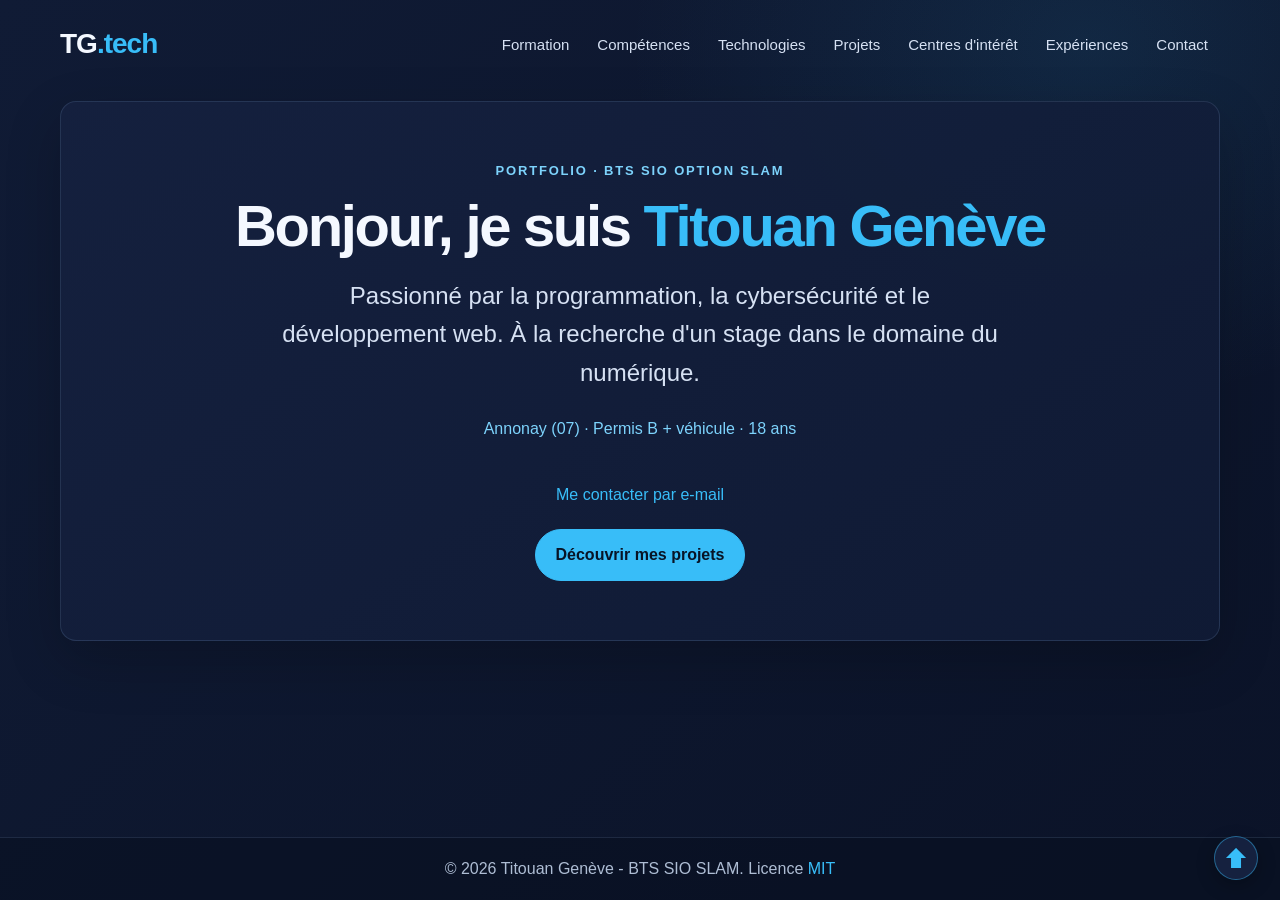
<file: index.html>
<!doctype html>
<html lang="fr">
  <head>
    <meta charset="UTF-8" />
    <meta name="viewport" content="width=device-width, initial-scale=1.0" />
    <meta
      name="description"
      content="Portfolio de Titouan Genève, étudiant en BTS SIO SLAM passionné par le développement web, la programmation et la cybersécurité."
    />
    <link rel="icon" type="image/x-icon" href="assets/favicon.ico" />
    <title>Titouan Genève | Portfolio BTS SIO SLAM</title>
    <link rel="stylesheet" href="css/style.css" />
  </head>
  <body>
    <header class="site-header" id="navbar">
      <a class="logo" href="index.html" aria-label="Accueil, Titouan Genève">
        TG<span>.tech</span>
      </a>
      <nav class="navbar" aria-label="Navigation principale">
        <ul>
          <li><a href="html/formation.html" class="navbutton">Formation</a></li>
          <li><a href="html/competences.html" class="navbutton">Compétences</a></li>
          <li><a href="html/technologies.html" class="navbutton">Technologies</a></li>
          <li><a href="html/projets.html" class="navbutton">Projets</a></li>
          <li><a href="html/centres_interet.html" class="navbutton">Centres d'intérêt</a></li>
          <li><a href="html/experiences.html" class="navbutton">Expériences</a></li>
          <li><a href="html/contact.html" class="navbutton">Contact</a></li>
        </ul>
      </nav>
    </header>
    <main>
      <section class="paragraphe home-intro">
        <p class="eyebrow">Portfolio · BTS SIO option SLAM</p>
        <h1 class="name">Bonjour, je suis <span>Titouan Genève</span></h1>
        <p class="présentation">
          Passionné par la programmation, la cybersécurité et le développement
          web. À la recherche d'un stage dans le domaine du numérique.
        </p>
        <p class="infos">Annonay (07) · Permis B + véhicule · 18 ans</p>
        <p><a href="mailto:titouan.geneve.dev@gmail.com">Me contacter par e-mail</a></p>
        <a class="button-link" href="html/projets.html">Découvrir mes projets</a>
      </section>
    </main>
    <footer>
      <a href="#navbar" class="go-up">
        <img
          src="assets/img/arrow-up.webp"
          alt="Retour en haut de page"
          class="arrow-up"
        />
      </a>
      <p>
        &copy; 2026 Titouan Genève - BTS SIO SLAM. Licence
        <a href="LICENSE.txt">MIT</a>
      </p>
    </footer>
  </body>
</html>
</file>
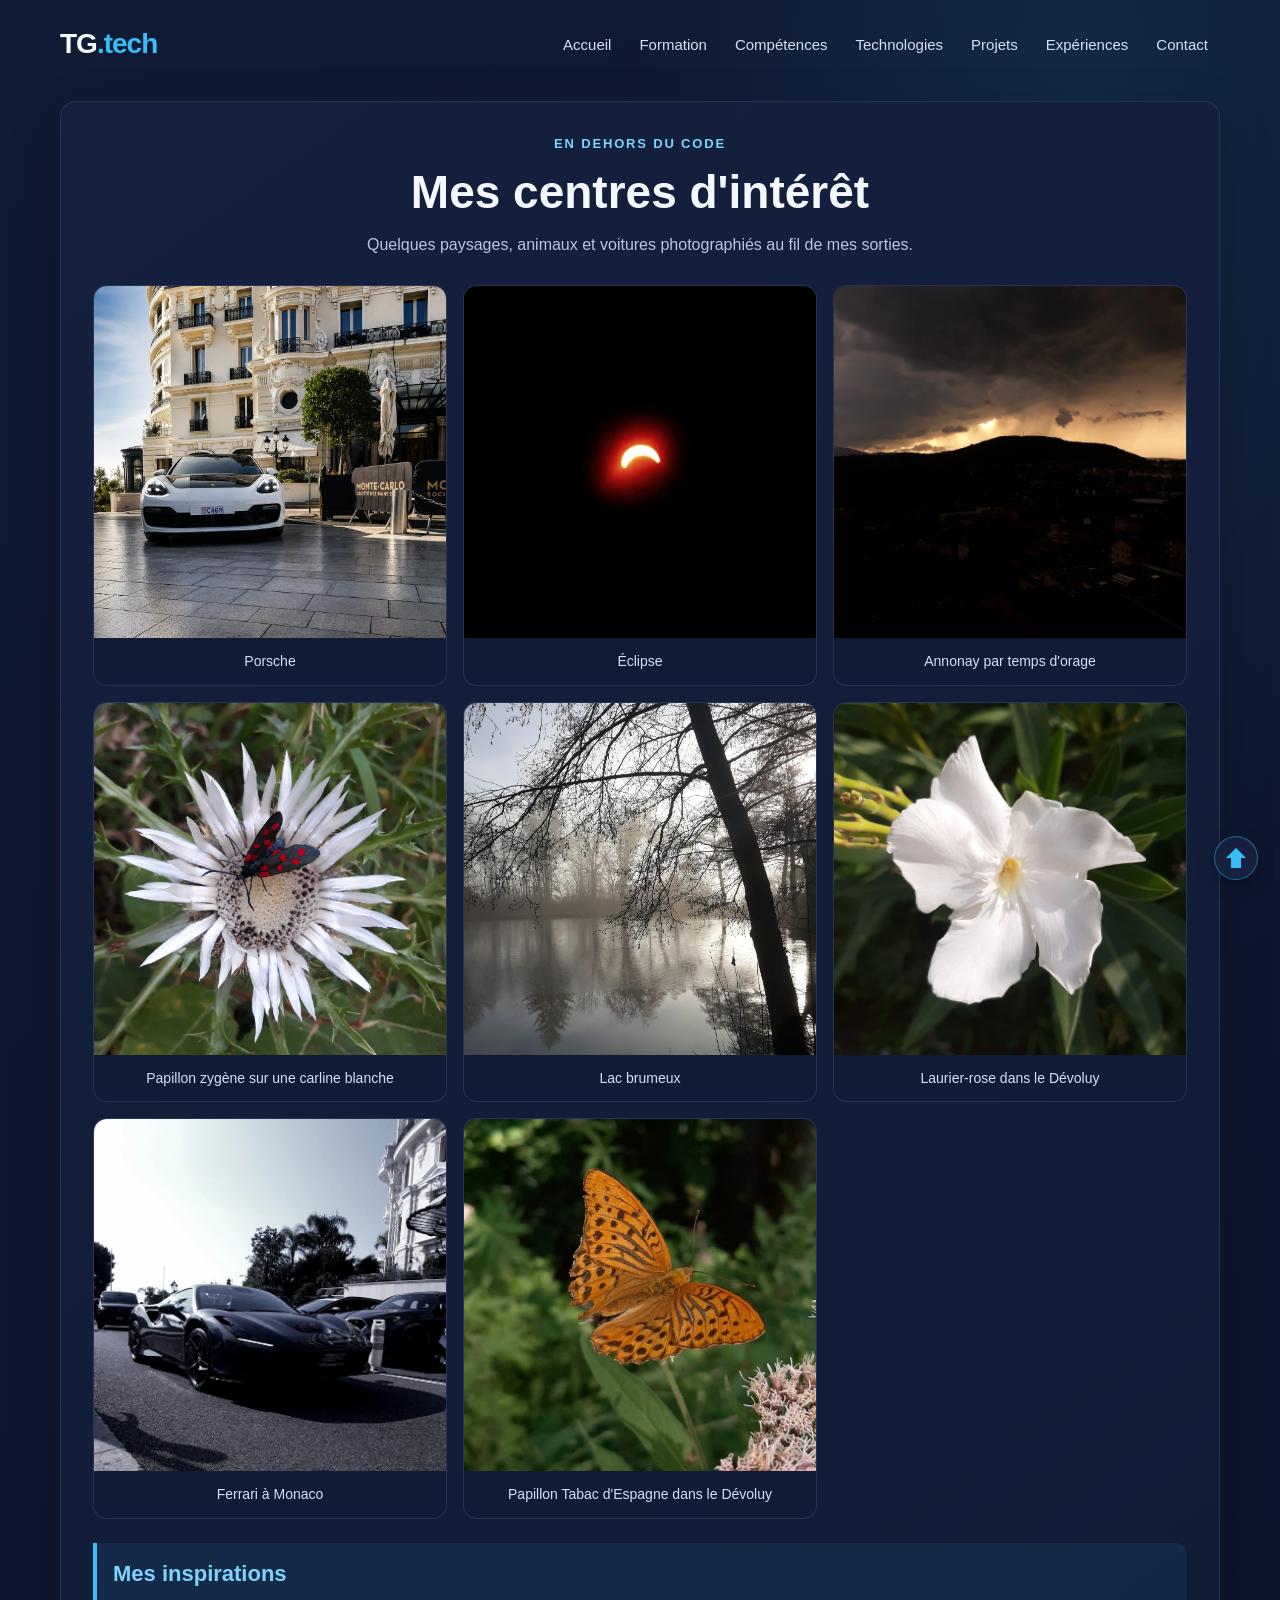
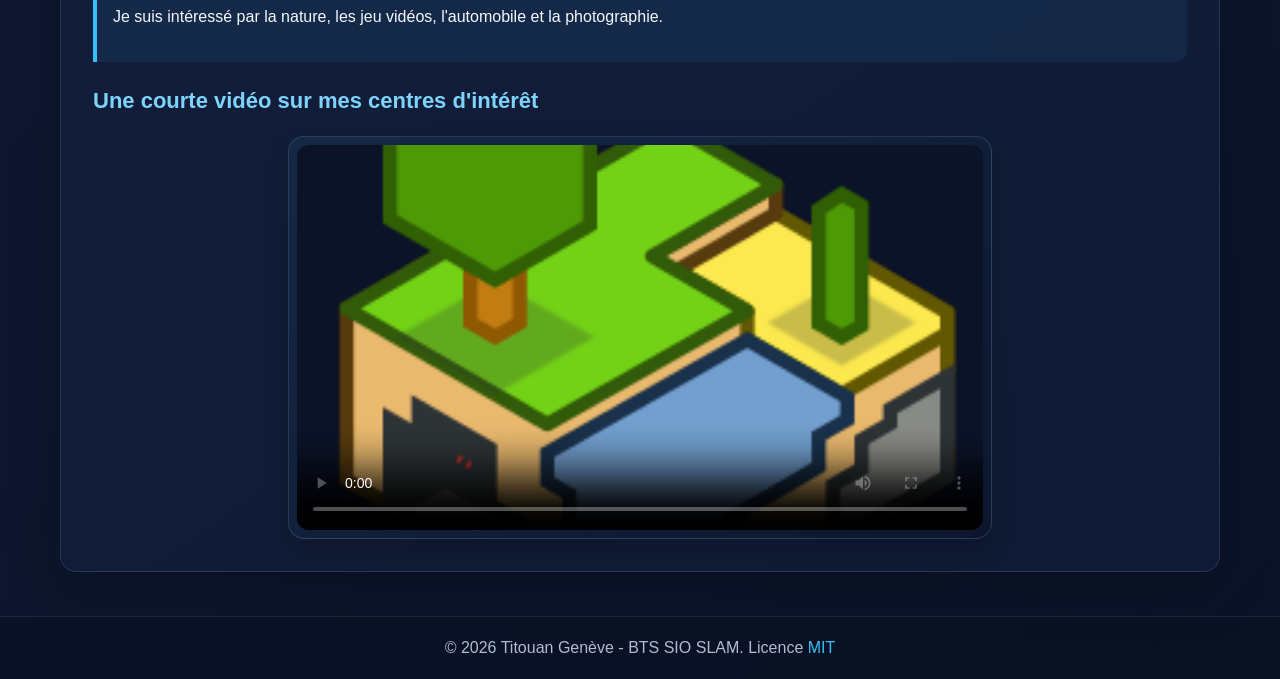
<file: html/centres_interet.html>
<!doctype html>
<html lang="fr">
  <head>
    <meta charset="UTF-8" />
    <meta name="viewport" content="width=device-width, initial-scale=1.0" />
    <meta
      name="description"
      content="Portfolio de Titouan Genève, étudiant en BTS SIO SLAM passionné par le développement web, la programmation et la cybersécurité."
    />
    <link rel="icon" type="image/x-icon" href="../assets/favicon.ico" />
    <title>Centres d'intérêt | Titouan Genève</title>
    <link rel="stylesheet" href="../css/style.css" />
  </head>
  <body>
    <header class="site-header" id="navbar">
      <a class="logo" href="../index.html" aria-label="Accueil, Titouan Genève">
        TG<span>.tech</span>
      </a>
      <nav class="navbar" aria-label="Navigation principale">
        <ul>
          <li><a href="../index.html" class="navbutton">Accueil</a></li>
          <li><a href="formation.html" class="navbutton">Formation</a></li>
          <li><a href="competences.html" class="navbutton">Compétences</a></li>
          <li><a href="technologies.html" class="navbutton">Technologies</a></li>
          <li><a href="projets.html" class="navbutton">Projets</a></li>
          <li><a href="experiences.html" class="navbutton">Expériences</a></li>
          <li><a href="contact.html" class="navbutton">Contact</a></li>
        </ul>
      </nav>
    </header>
    <main>
      <section class="paragraphe" id="photographie">
        <p class="eyebrow">En dehors du code</p>
        <h1>Mes centres d'intérêt</h1>
        <p class="section-intro">
          Quelques paysages, animaux et voitures photographiés au fil de mes
          sorties.
        </p>
        <div class="photos-grid">
          <figure class="photo">
            <img
              class="image-photo"
              src="../assets/img/1.webp"
              alt="Porsche photographiée"
              width="800"
              height="600"
              loading="lazy"
            />
            <figcaption class="description-photo">Porsche</figcaption>
          </figure>
          <figure class="photo">
            <img
              class="image-photo"
              src="../assets/img/2.webp"
              alt="Éclipse photographiée"
              width="800"
              height="600"
              loading="lazy"
            />
            <figcaption class="description-photo">Éclipse</figcaption>
          </figure>
          <figure class="photo">
            <img
              class="image-photo"
              src="../assets/img/3.webp"
              alt="Annonay pendant un orage"
              width="800"
              height="600"
              loading="lazy"
            />
            <figcaption class="description-photo">Annonay par temps d'orage</figcaption>
          </figure>
          <figure class="photo">
            <img
              class="image-photo"
              src="../assets/img/4.webp"
              alt="Papillon zygène posé sur une fleur de carline blanche"
              width="800"
              height="600"
              loading="lazy"
            />
            <figcaption class="description-photo">
              Papillon zygène sur une carline blanche
            </figcaption>
          </figure>
          <figure class="photo">
            <img
              class="image-photo"
              src="../assets/img/5.webp"
              alt="Lac dans la brume"
              width="800"
              height="600"
              loading="lazy"
            />
            <figcaption class="description-photo">Lac brumeux</figcaption>
          </figure>
          <figure class="photo">
            <img
              class="image-photo"
              src="../assets/img/6.webp"
              alt="Laurier-rose dans le Dévoluy"
              width="800"
              height="600"
              loading="lazy"
            />
            <figcaption class="description-photo">Laurier-rose dans le Dévoluy</figcaption>
          </figure>
          <figure class="photo">
            <img
              class="image-photo"
              src="../assets/img/7.webp"
              alt="Ferrari photographiée à Monaco"
              width="800"
              height="600"
              loading="lazy"
            />
            <figcaption class="description-photo">Ferrari à Monaco</figcaption>
          </figure>
          <figure class="photo">
            <img
              class="image-photo"
              src="../assets/img/8.webp"
              alt="Papillon Tabac d'Espagne dans le Dévoluy"
              width="800"
              height="600"
              loading="lazy"
            />
            <figcaption class="description-photo">
              Papillon Tabac d'Espagne dans le Dévoluy
            </figcaption>
          </figure>
        </div>
        <aside class="interest-aside">
          <h2>Mes inspirations</h2>
          <p>
            Je suis intéressé par la nature, les jeu vidéos, l'automobile et la photographie.
          </p>
        </aside>
        <section class="interest-video" aria-labelledby="video-centres-titre">
          <h2 id="video-centres-titre">Une courte vidéo sur mes centres d'intérêt</h2>
          <figure class="project-media">
            <video class="project-video" controls preload="metadata" poster="../assets/img/logo/luanti.webp" aria-label="Vidéo de Luanti">
              <source src="../assets/video/luanti.mp4" type="video/mp4" />
              Votre navigateur ne prend pas en charge la vidéo HTML5.
            </video>
          </figure>
        </section>
      </section>
    </main>
    <footer>
      <a href="#navbar" class="go-up">
        <img
          src="../assets/img/arrow-up.webp"
          alt="Retour en haut de page"
          class="arrow-up"
        />
      </a>
      &copy; 2026 Titouan Genève - BTS SIO SLAM. Licence
      <a href="../LICENSE.txt">MIT</a>
    </footer>
  </body>
</html>
</file>
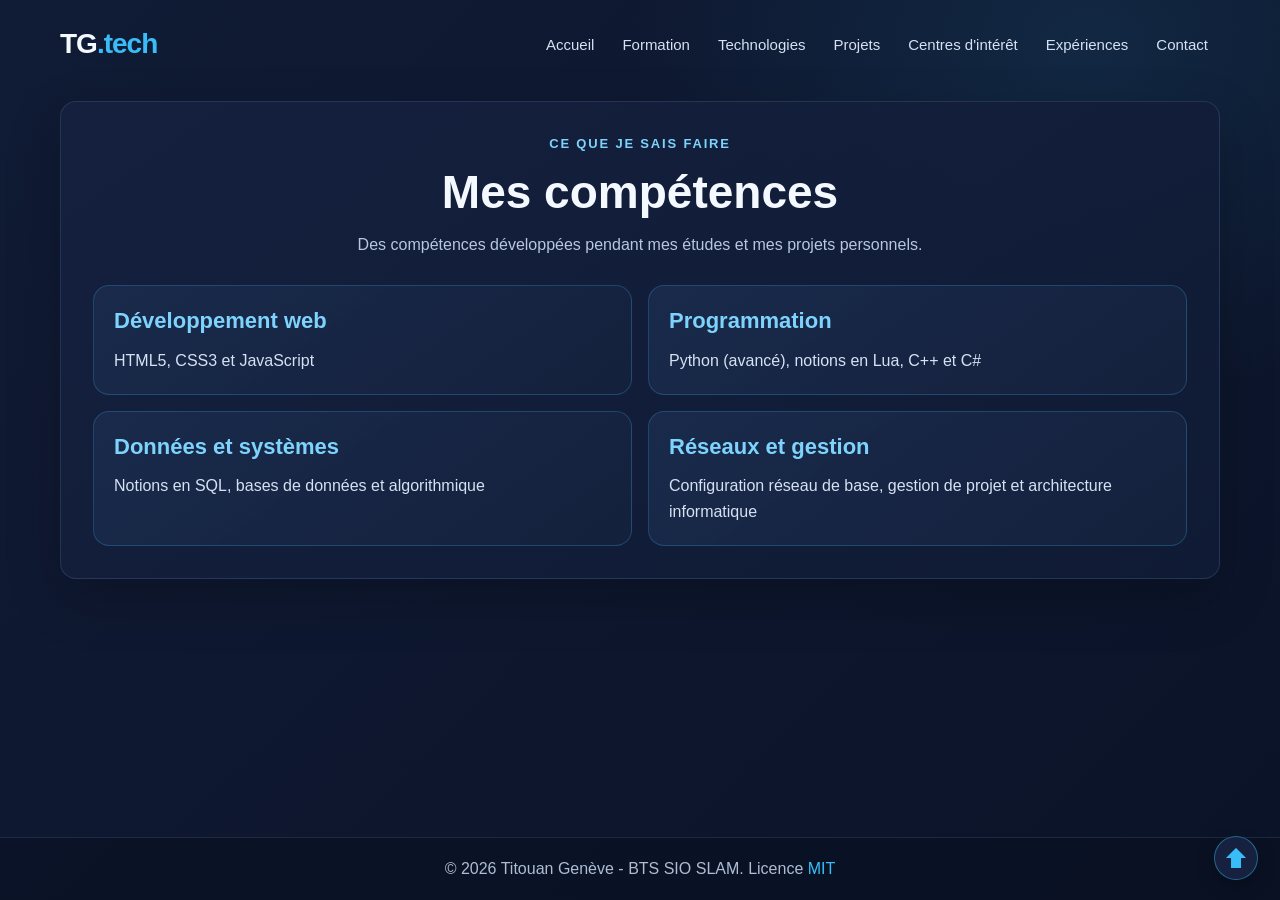
<file: html/competences.html>
<!doctype html>
<html lang="fr">
  <head>
    <meta charset="UTF-8" />
    <meta name="viewport" content="width=device-width, initial-scale=1.0" />
    <meta
      name="description"
      content="Portfolio de Titouan Genève, étudiant en BTS SIO SLAM passionné par le développement web, la programmation et la cybersécurité."
    />
    <link rel="icon" type="image/x-icon" href="../assets/favicon.ico" />
    <title>Compétences | Titouan Genève</title>
    <link rel="stylesheet" href="../css/style.css" />
  </head>
  <body>
    <header class="site-header" id="navbar">
      <a class="logo" href="../index.html" aria-label="Accueil, Titouan Genève">
        TG<span>.tech</span>
      </a>
      <nav class="navbar" aria-label="Navigation principale">
        <ul>
          <li><a href="../index.html" class="navbutton">Accueil</a></li>
          <li><a href="formation.html" class="navbutton">Formation</a></li>
          <li><a href="technologies.html" class="navbutton">Technologies</a></li>
          <li><a href="projets.html" class="navbutton">Projets</a></li>
          <li><a href="centres_interet.html" class="navbutton">Centres d'intérêt</a></li>
          <li><a href="experiences.html" class="navbutton">Expériences</a></li>
          <li><a href="contact.html" class="navbutton">Contact</a></li>
        </ul>
      </nav>
    </header>
    <main>
      <section class="paragraphe" id="competences">
        <p class="eyebrow">Ce que je sais faire</p>
        <h1>Mes compétences</h1>
        <p class="section-intro">
          Des compétences développées pendant mes études et mes projets
          personnels.
        </p>
        <div class="skills">
          <article class="cases">
            <h2>Développement web</h2>
            <p>HTML5, CSS3 et JavaScript</p>
          </article>
          <article class="cases">
            <h2>Programmation</h2>
            <p>Python (avancé), notions en Lua, C++ et C#</p>
          </article>
          <article class="cases">
            <h2>Données et systèmes</h2>
            <p>Notions en SQL, bases de données et algorithmique</p>
          </article>
          <article class="cases">
            <h2>Réseaux et gestion</h2>
            <p>
              Configuration réseau de base, gestion de projet et architecture
              informatique
            </p>
          </article>
        </div>
      </section>
    </main>
    <footer>
      <a href="#navbar" class="go-up">
        <img
          src="../assets/img/arrow-up.webp"
          alt="Retour en haut de page"
          class="arrow-up"
        />
      </a>
      &copy; 2026 Titouan Genève - BTS SIO SLAM. Licence
      <a href="../LICENSE.txt">MIT</a>
    </footer>
  </body>
</html>
</file>
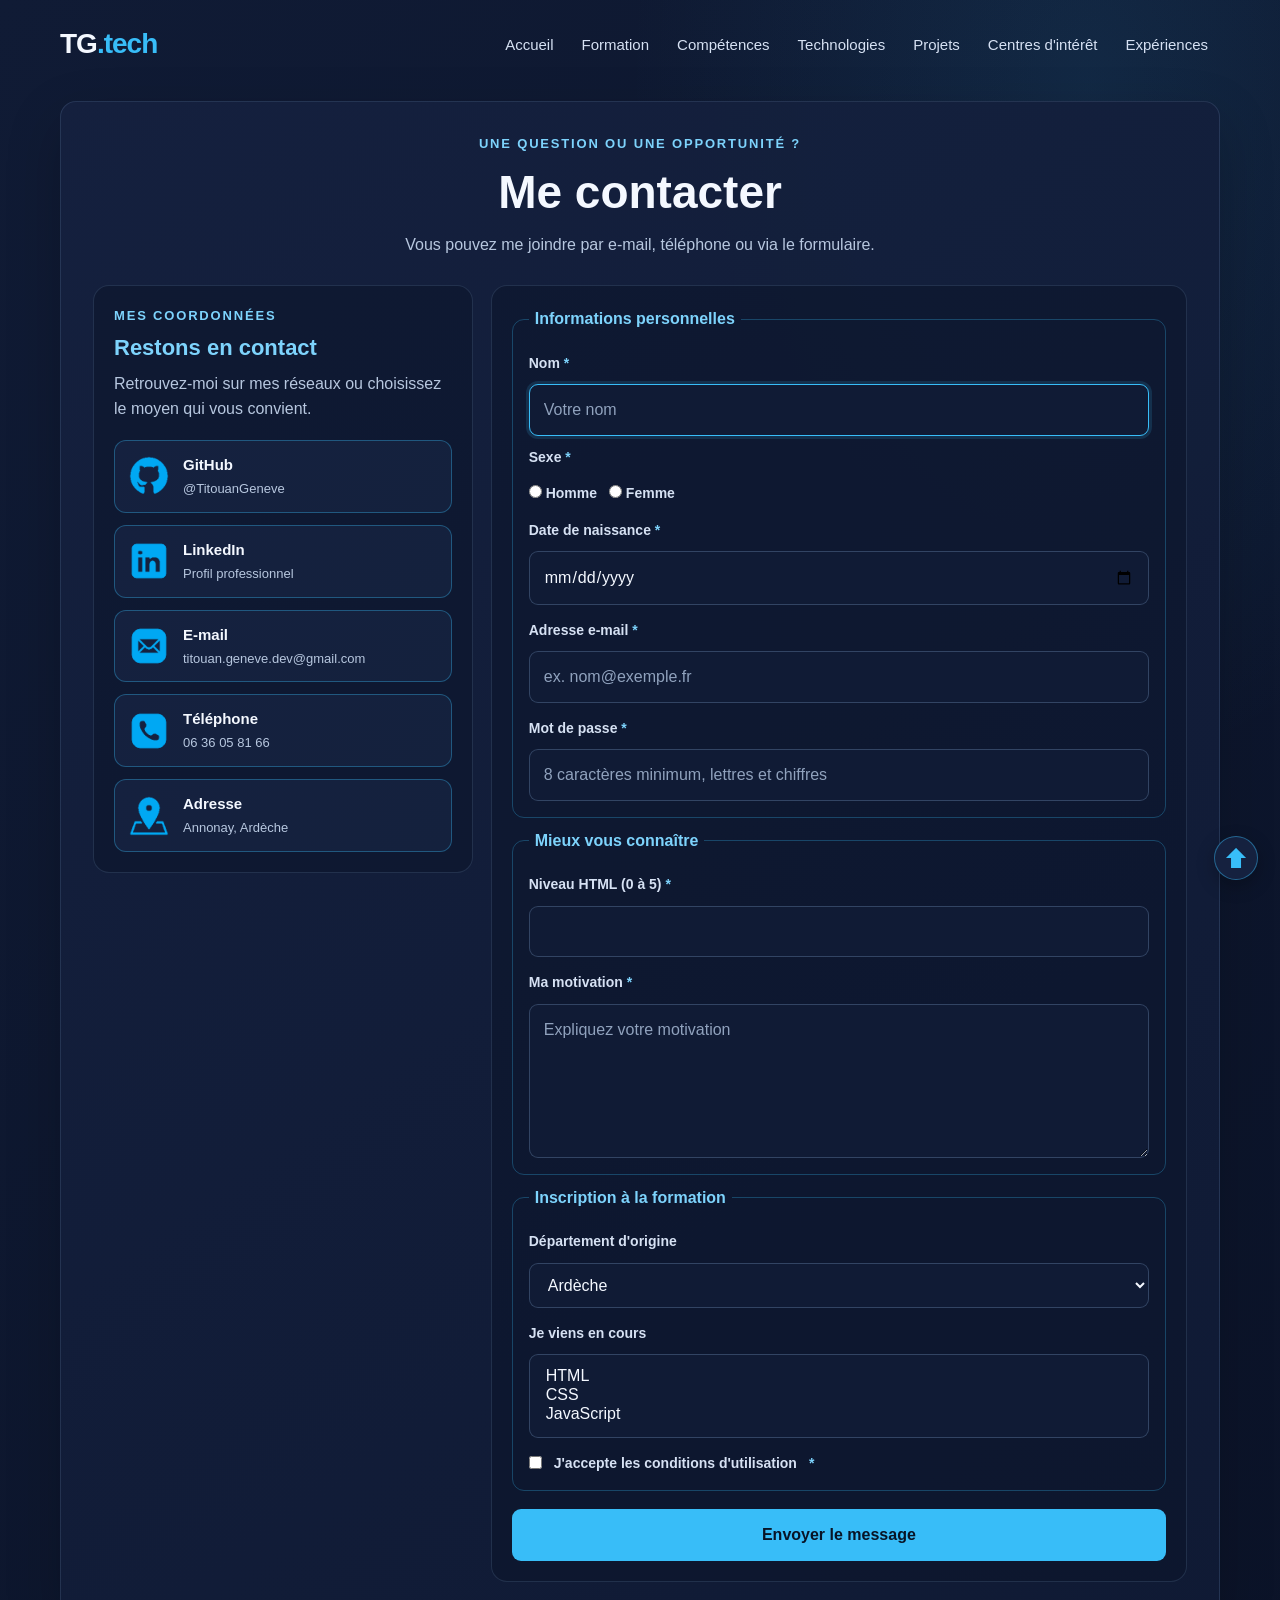
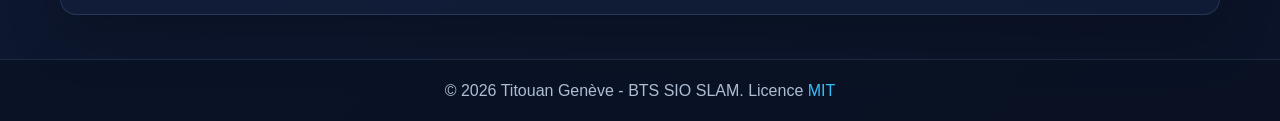
<file: html/contact.html>
<!doctype html>
<html lang="fr">
  <head>
    <meta charset="UTF-8" />
    <meta name="viewport" content="width=device-width, initial-scale=1.0" />
    <meta
      name="description"
      content="Portfolio de Titouan Genève, étudiant en BTS SIO SLAM passionné par le développement web, la programmation et la cybersécurité."
    />
    <link rel="icon" type="image/x-icon" href="../assets/favicon.ico" />
    <title>Contact | Titouan Genève</title>
    <link rel="stylesheet" href="../css/style.css" />
  </head>
  <body>
    <header class="site-header" id="navbar">
      <a class="logo" href="../index.html" aria-label="Accueil, Titouan Genève">
        TG<span>.tech</span>
      </a>
      <nav class="navbar" aria-label="Navigation principale">
        <ul>
          <li><a href="../index.html" class="navbutton">Accueil</a></li>
          <li><a href="formation.html" class="navbutton">Formation</a></li>
          <li><a href="competences.html" class="navbutton">Compétences</a></li>
          <li><a href="technologies.html" class="navbutton">Technologies</a></li>
          <li><a href="projets.html" class="navbutton">Projets</a></li>
          <li><a href="centres_interet.html" class="navbutton">Centres d'intérêt</a></li>
          <li><a href="experiences.html" class="navbutton">Expériences</a></li>
        </ul>
      </nav>
    </header>
    <main>
      <section class="paragraphe" id="contact">
        <p class="eyebrow">Une question ou une opportunité ?</p>
        <h1>Me contacter</h1>
        <p class="section-intro">
          Vous pouvez me joindre par e-mail, téléphone ou via le formulaire.
        </p>
        <div class="contact">
          <div class="divcontact">
            <div class="contactlink-heading">
              <p class="eyebrow">Mes coordonnées</p>
              <h2 id="contact-details-title">Restons en contact</h2>
              <p>Retrouvez-moi sur mes réseaux ou choisissez le moyen qui vous convient.</p>
            </div>
            <ul class="contactlink" aria-labelledby="contact-details-title">
              <li>
                <a
                  href="https://github.com/TitouanGeneve"
                  class="contact-link-item"
                  target="_blank"
                  rel="noopener noreferrer"
                >
                  <img src="../assets/img/logo/github.webp" alt="" class="contact-icon" />
                  <span class="contact-link-copy">
                    <span class="contact-link-title">GitHub</span>
                    <span class="contact-link-value">@TitouanGeneve</span>
                  </span>
                </a>
              </li>
              <li>
                <a
                  href="https://www.linkedin.com/in/titouan-gen%C3%A8ve-0997a6433/"
                  class="contact-link-item"
                  target="_blank"
                  rel="noopener noreferrer"
                >
                  <img src="../assets/img/logo/linkedin.webp" alt="" class="contact-icon" />
                  <span class="contact-link-copy">
                    <span class="contact-link-title">LinkedIn</span>
                    <span class="contact-link-value">Profil professionnel</span>
                  </span>
                </a>
              </li>
              <li>
                <a href="mailto:titouan.geneve.dev@gmail.com" class="contact-link-item">
                  <img src="../assets/img/logo/mail.webp" alt="" class="contact-icon" />
                  <span class="contact-link-copy">
                    <span class="contact-link-title">E-mail</span>
                    <span class="contact-link-value">titouan.geneve.<wbr />dev@gmail.com</span>
                  </span>
                </a>
              </li>
              <li>
                <a href="tel:0636058166" class="contact-link-item">
                  <img src="../assets/img/logo/phone.webp" alt="" class="contact-icon" />
                  <span class="contact-link-copy">
                    <span class="contact-link-title">Téléphone</span>
                    <span class="contact-link-value">06 36 05 81 66</span>
                  </span>
                </a>
              </li>
              <li>
                <a
                  href="https://www.google.fr/maps/place/Av.+de+la+Gare,+07100+Annonay/@45.2464205,4.6730653,17z/data=!3m1!4b1!4m6!3m5!1s0x47f513a3e0a2398b:0x3dd9efcc7979065a!8m2!3d45.2464205!4d4.6756402!16s%2Fg%2F1thsqqzf?entry=ttu&g_ep=EgoyMDI2MDkxMy4wIKXMDSoASAFQAw%3D%3D"
                  target="_blank"
                  rel="noopener noreferrer"
                  class="contact-link-item"
                >
                  <img src="../assets/img/logo/adresse.webp" alt="" class="contact-icon" />
                  <span class="contact-link-copy">
                    <span class="contact-link-title">Adresse</span>
                    <span class="contact-link-value">Annonay, Ardèche</span>
                  </span>
                </a>
              </li>
            </ul>
          </div>
          <div class="divcontact">
            <form
              class="contact-form"
              id="contactForm"
              action="mon_action.php"
              method="post"
            >
              <fieldset>
                <legend>Informations personnelles</legend>
                <label for="contact-name">Nom <span aria-hidden="true">*</span></label>
                <input id="contact-name" tabindex="0" autofocus type="text" name="name" placeholder="Votre nom" autocomplete="name" required />

                <div class="field-group" role="group" aria-labelledby="gender-label">
                  <p class="field-label" id="gender-label">Sexe <span aria-hidden="true">*</span></p>
                  <div class="radio-group">
                    <label for="gender-male"><input id="gender-male" tabindex="0" type="radio" name="sexe" value="homme" required /> Homme</label>
                    <label for="gender-female"><input id="gender-female" tabindex="0" type="radio" name="sexe" value="femme" /> Femme</label>
                  </div>
                </div>

                <label for="birthdate">Date de naissance <span aria-hidden="true">*</span></label>
                <input id="birthdate" tabindex="0" type="date" name="birthdate" required />

                <label for="contact-email">Adresse e-mail <span aria-hidden="true">*</span></label>
                <input id="contact-email" tabindex="0" type="email" name="email" placeholder="ex. nom@exemple.fr" autocomplete="email" required />

                <label for="password">Mot de passe <span aria-hidden="true">*</span></label>
                <input id="password" tabindex="0" type="password" name="password" minlength="8" pattern="(?=.*[A-Za-z])(?=.*[0-9]).{8,}" placeholder="8 caractères minimum, lettres et chiffres" title="Saisissez au moins 8 caractères, avec une lettre et un chiffre." autocomplete="new-password" required />
              </fieldset>

              <fieldset>
                <legend>Mieux vous connaître</legend>
                <label for="html-level">Niveau HTML (0 à 5) <span aria-hidden="true">*</span></label>
                <input id="html-level" tabindex="0" type="number" name="html_level" min="0" max="5" step="1" required />

                <label for="motivation">Ma motivation <span aria-hidden="true">*</span></label>
                <textarea id="motivation" tabindex="0" name="motivation" rows="5" cols="40" placeholder="Expliquez votre motivation" required></textarea>
              </fieldset>

              <fieldset>
                <legend>Inscription à la formation</legend>
                <label for="department">Département d'origine</label>
                <select id="department" tabindex="0" name="department">
                  <option value="ardeche" selected>Ardèche</option>
                  <option value="loire">Loire</option>
                  <option value="rhone">Rhône</option>
                  <option value="drome">Drôme</option>
                  <option value="autre">Autre</option>
                </select>

                <label for="courses">Je viens en cours</label>
                <select id="courses" tabindex="0" name="courses[]" multiple size="3">
                  <option value="html">HTML</option>
                  <option value="css">CSS</option>
                  <option value="javascript">JavaScript</option>
                </select>

                <label class="checkbox-label" for="clauses">
                  <input id="clauses" type="checkbox" tabindex="0" name="clauses" required />
                  J'accepte les conditions d'utilisation <span aria-hidden="true">*</span>
                </label>
              </fieldset>
              <button type="submit" class="btn-sent" tabindex="0">
                Envoyer le message
              </button>
            </form>
          </div>
        </div>
      </section>
    </main>
    <footer>
      <a href="#navbar" class="go-up">
        <img
          src="../assets/img/arrow-up.webp"
          alt="Retour en haut de page"
          class="arrow-up"
        />
      </a>
      &copy; 2026 Titouan Genève - BTS SIO SLAM. Licence
      <a href="../LICENSE.txt">MIT</a>
    </footer>
  </body>
</html>
</file>
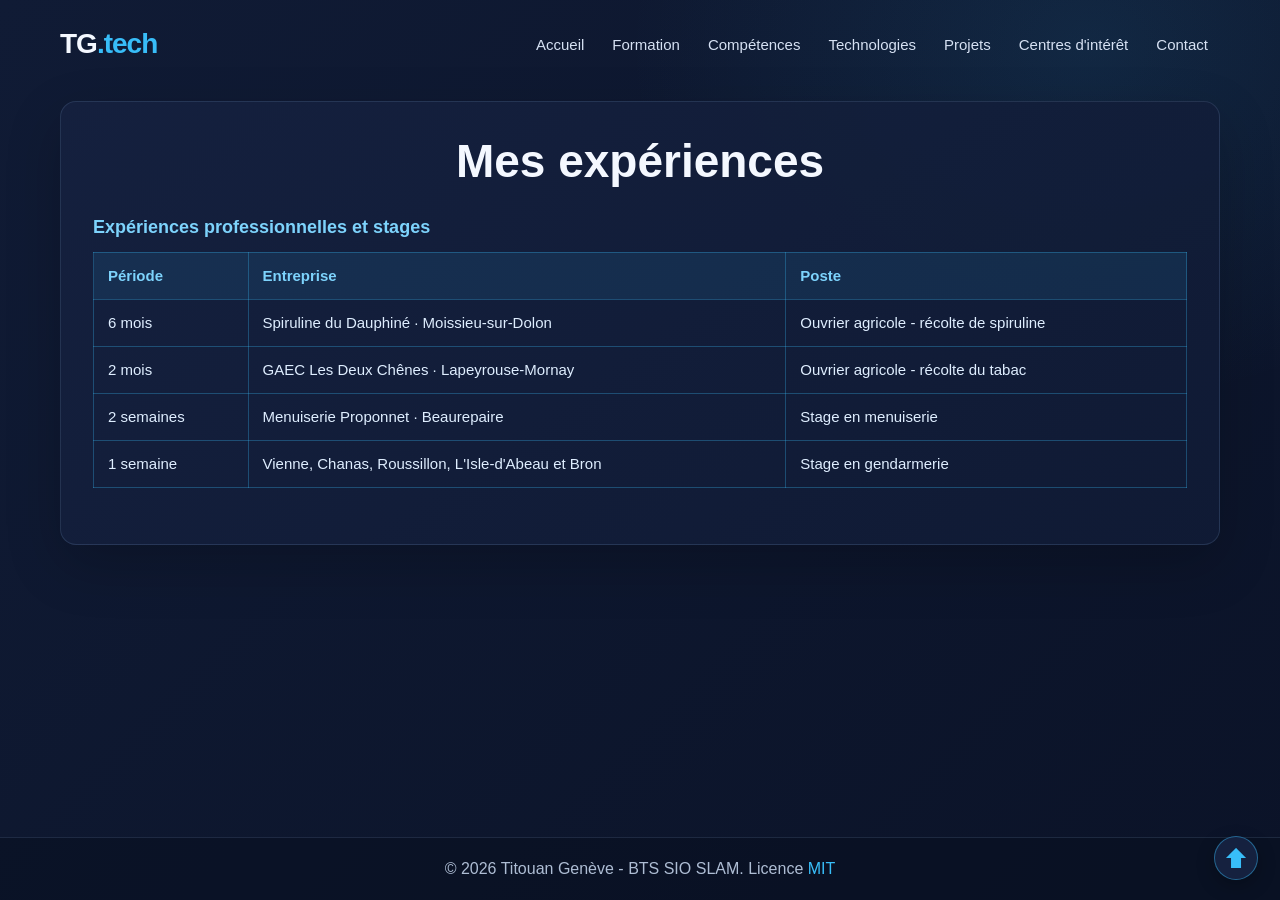
<file: html/experiences.html>
<!doctype html>
<html lang="fr">
  <head>
    <meta charset="UTF-8" />
    <meta name="viewport" content="width=device-width, initial-scale=1.0" />
    <meta
      name="description"
      content="Portfolio de Titouan Genève, étudiant en BTS SIO SLAM passionné par le développement web, la programmation et la cybersécurité."
    />
    <link rel="icon" type="image/x-icon" href="../assets/favicon.ico" />
    <title>Expériences | Titouan Genève</title>
    <link rel="stylesheet" href="../css/style.css" />
  </head>
  <body>
    <header class="site-header" id="navbar">
      <a class="logo" href="../index.html" aria-label="Accueil, Titouan Genève">
        TG<span>.tech</span>
      </a>
      <nav class="navbar" aria-label="Navigation principale">
        <ul>
          <li><a href="../index.html" class="navbutton">Accueil</a></li>
          <li><a href="formation.html" class="navbutton">Formation</a></li>
          <li><a href="competences.html" class="navbutton">Compétences</a></li>
          <li><a href="technologies.html" class="navbutton">Technologies</a></li>
          <li><a href="projets.html" class="navbutton">Projets</a></li>
          <li><a href="centres_interet.html" class="navbutton">Centres d'intérêt</a></li>
          <li><a href="contact.html" class="navbutton">Contact</a></li>
        </ul>
      </nav>
    </header>
    <main>
      <section class="paragraphe" id="experiences">
        <h1>Mes expériences</h1>
        <div class="table-wrapper">
          <table>
            <caption>Expériences professionnelles et stages</caption>
            <thead>
              <tr>
                <th scope="col">Période</th>
                <th scope="col">Entreprise</th>
                <th scope="col">Poste</th>
              </tr>
            </thead>
            <tbody>
              <tr><td>6 mois</td><td>Spiruline du Dauphiné · Moissieu-sur-Dolon</td><td>Ouvrier agricole - récolte de spiruline</td></tr>
              <tr><td>2 mois</td><td>GAEC Les Deux Chênes · Lapeyrouse-Mornay</td><td>Ouvrier agricole - récolte du tabac</td></tr>
              <tr><td>2 semaines</td><td>Menuiserie Proponnet · Beaurepaire</td><td>Stage en menuiserie</td></tr>
              <tr><td>1 semaine</td><td>Vienne, Chanas, Roussillon, L'Isle-d'Abeau et Bron</td><td>Stage en gendarmerie</td></tr>
            </tbody>
          </table>
        </div>
      </section>
    </main>
    <footer>
      <a href="#navbar" class="go-up">
        <img
          src="../assets/img/arrow-up.webp"
          alt="Retour en haut de page"
          class="arrow-up"
        />
      </a>
      &copy; 2026 Titouan Genève - BTS SIO SLAM. Licence
      <a href="../LICENSE.txt">MIT</a>
    </footer>
  </body>
</html>
</file>
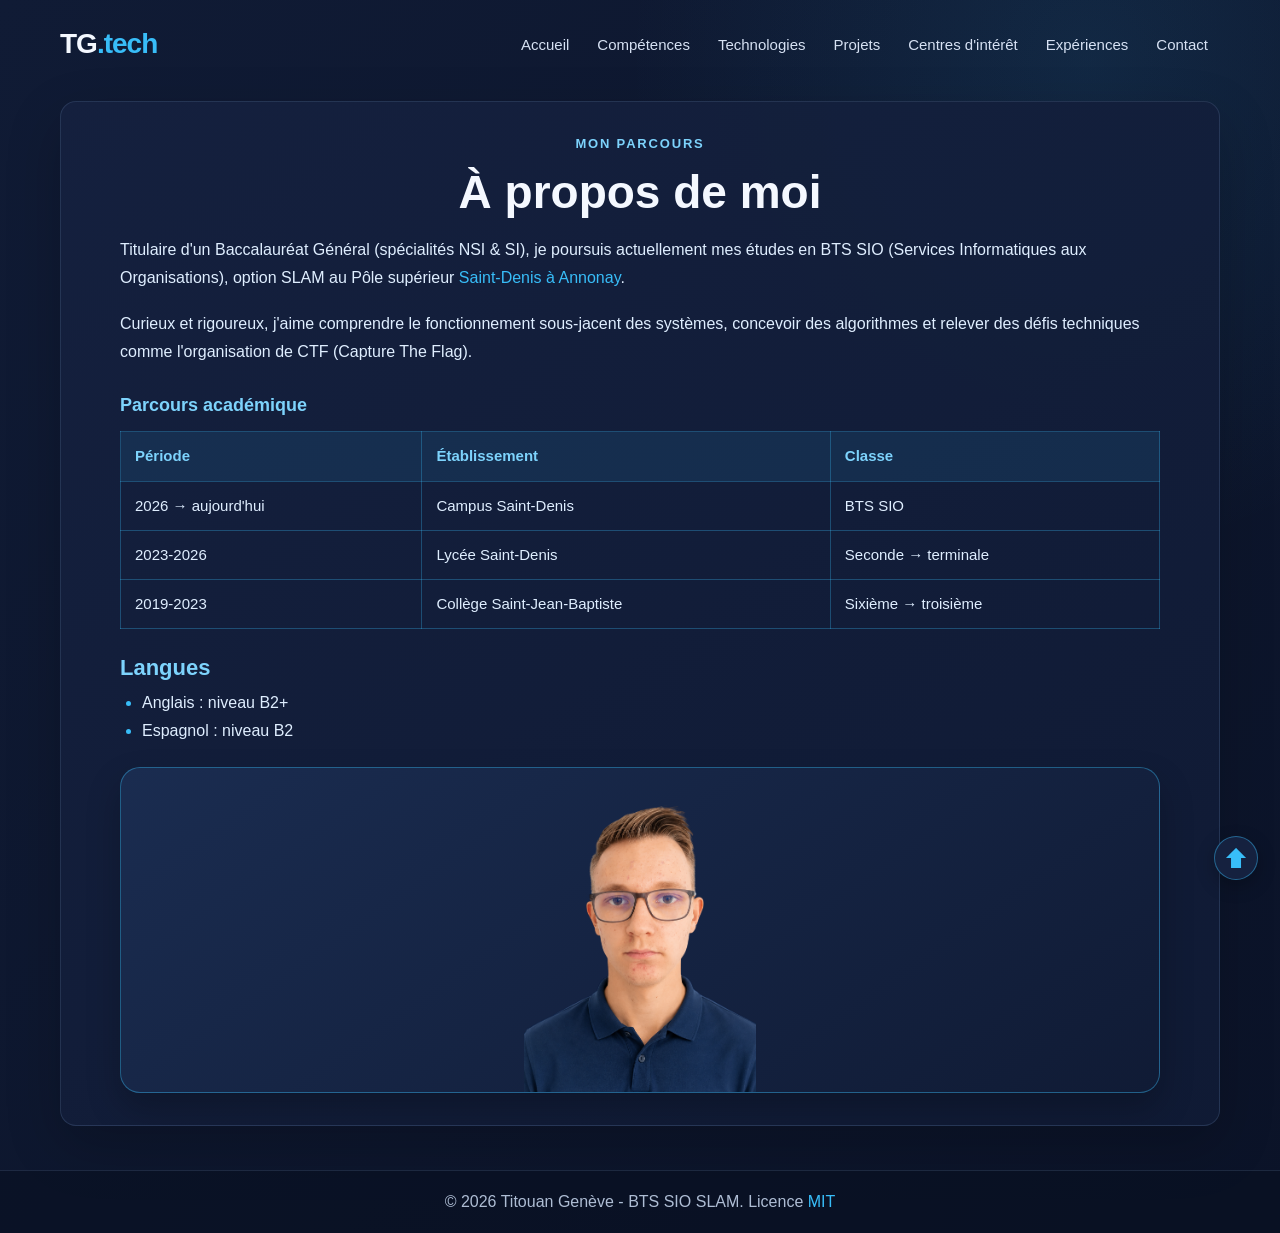
<file: html/formation.html>
<!doctype html>
<html lang="fr">
  <head>
    <meta charset="UTF-8" />
    <meta name="viewport" content="width=device-width, initial-scale=1.0" />
    <meta
      name="description"
      content="Portfolio de Titouan Genève, étudiant en BTS SIO SLAM passionné par le développement web, la programmation et la cybersécurité."
    />
    <link rel="icon" type="image/x-icon" href="../assets/favicon.ico" />
    <title>Formation | Titouan Genève</title>
    <link rel="stylesheet" href="../css/style.css" />
  </head>
  <body>
    <header class="site-header" id="navbar">
      <a class="logo" href="../index.html" aria-label="Accueil, Titouan Genève">
        TG<span>.tech</span>
      </a>
      <nav class="navbar" aria-label="Navigation principale">
        <ul>
          <li><a href="../index.html" class="navbutton">Accueil</a></li>
          <li><a href="competences.html" class="navbutton">Compétences</a></li>
          <li><a href="technologies.html" class="navbutton">Technologies</a></li>
          <li><a href="projets.html" class="navbutton">Projets</a></li>
          <li><a href="centres_interet.html" class="navbutton">Centres d'intérêt</a></li>
          <li><a href="experiences.html" class="navbutton">Expériences</a></li>
          <li><a href="contact.html" class="navbutton">Contact</a></li>
        </ul>
      </nav>
    </header>
    <main>
      <section class="paragraphe" id="about">
        <p class="eyebrow">Mon parcours</p>
        <h1>À propos de moi</h1>
        <div class="about-layout">
          <div class="text-presentation">
            <p>
              Titulaire d'un Baccalauréat Général (spécialités NSI & SI), je
              poursuis actuellement mes études en BTS SIO (Services
              Informatiques aux Organisations), option SLAM au Pôle supérieur
              <a href="https://www.saintdenis34.fr/" target="_blank" rel="noopener noreferrer">Saint-Denis à Annonay</a>.
            </p>
            <p>
              Curieux et rigoureux, j'aime comprendre le fonctionnement
              sous-jacent des systèmes, concevoir des algorithmes et relever
              des défis techniques comme l'organisation de CTF (Capture The
              Flag).
            </p>
            <div class="table-wrapper">
              <table>
                <caption>Parcours académique</caption>
                <thead>
                  <tr>
                    <th scope="col">Période</th>
                    <th scope="col">Établissement</th>
                    <th scope="col">Classe</th>
                  </tr>
                </thead>
                <tbody>
                  <tr>
                    <td>2026 → aujourd'hui</td>
                    <td>Campus Saint-Denis</td>
                    <td>BTS SIO</td>
                  </tr>
                  <tr>
                    <td>2023-2026</td>
                    <td>Lycée Saint-Denis</td>
                    <td>Seconde → terminale</td>
                  </tr>
                  <tr>
                    <td>2019-2023</td>
                    <td>Collège Saint-Jean-Baptiste</td>
                    <td>Sixième → troisième</td>
                  </tr>
                </tbody>
              </table>
            </div>
            <div class="languages">
              <h2>Langues</h2>
              <ul>
                <li>Anglais : niveau B2+</li>
                <li>Espagnol : niveau B2</li>
              </ul>
            </div>
          </div>
          <div class="profile-frame">
            <img
              src="../assets/img/photo-profil.webp"
              alt="Portrait de Titouan Genève"
              width="500"
              height="625"
              class="profile-photo"
            />
          </div>
        </div>
      </section>
    </main>
    <footer>
      <a href="#navbar" class="go-up">
        <img
          src="../assets/img/arrow-up.webp"
          alt="Retour en haut de page"
          class="arrow-up"
        />
      </a>
      &copy; 2026 Titouan Genève - BTS SIO SLAM. Licence
      <a href="../LICENSE.txt">MIT</a>
    </footer>
  </body>
</html>
</file>
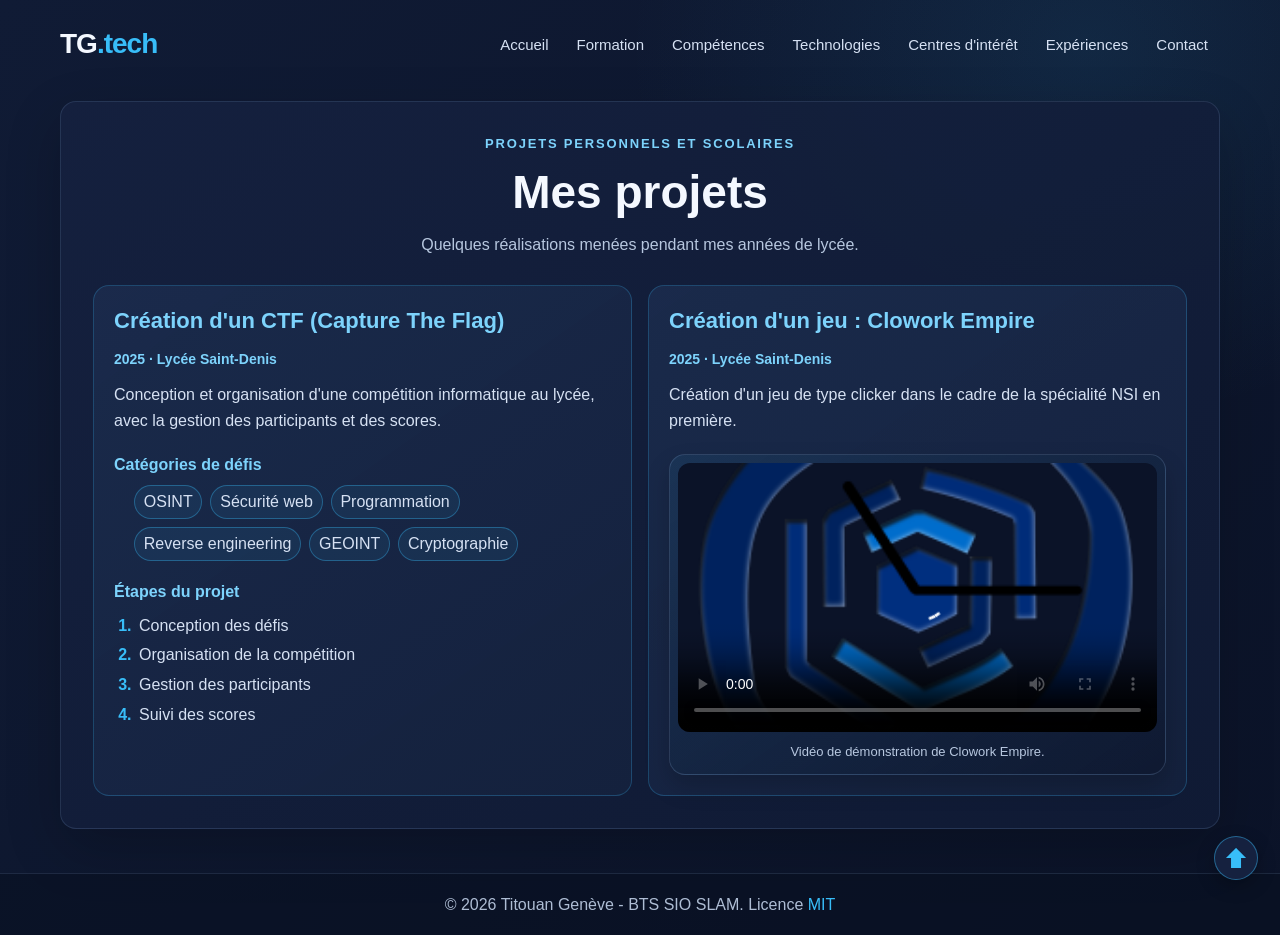
<file: html/projets.html>
<!doctype html>
<html lang="fr">
  <head>
    <meta charset="UTF-8" />
    <meta name="viewport" content="width=device-width, initial-scale=1.0" />
    <meta
      name="description"
      content="Portfolio de Titouan Genève, étudiant en BTS SIO SLAM passionné par le développement web, la programmation et la cybersécurité."
    />
    <link rel="icon" type="image/x-icon" href="../assets/favicon.ico" />
    <title>Projets | Titouan Genève</title>
    <link rel="stylesheet" href="../css/style.css" />
  </head>
  <body>
    <header class="site-header" id="navbar">
      <a class="logo" href="../index.html" aria-label="Accueil, Titouan Genève">
        TG<span>.tech</span>
      </a>
      <nav class="navbar" aria-label="Navigation principale">
        <ul>
          <li><a href="../index.html" class="navbutton">Accueil</a></li>
          <li><a href="formation.html" class="navbutton">Formation</a></li>
          <li><a href="competences.html" class="navbutton">Compétences</a></li>
          <li><a href="technologies.html" class="navbutton">Technologies</a></li>
          <li><a href="centres_interet.html" class="navbutton">Centres d'intérêt</a></li>
          <li><a href="experiences.html" class="navbutton">Expériences</a></li>
          <li><a href="contact.html" class="navbutton">Contact</a></li>
        </ul>
      </nav>
    </header>
    <main>
      <section class="paragraphe" id="projets">
        <p class="eyebrow">Projets personnels et scolaires</p>
        <h1>Mes projets</h1>
        <p class="section-intro">
          Quelques réalisations menées pendant mes années de lycée.
        </p>
        <div class="projets">
          <article class="cases">
            <h2>Création d'un CTF (Capture The Flag)</h2>
            <p class="project-meta">2025 · Lycée Saint-Denis</p>
            <p>
              Conception et organisation d'une compétition informatique au
              lycée, avec la gestion des participants et des scores.
            </p>
            <h3 class="challenge-heading">Catégories de défis</h3>
            <ul class="challenge-list">
              <li>OSINT</li>
              <li>Sécurité web</li>
              <li>Programmation</li>
              <li>Reverse engineering</li>
              <li>GEOINT</li>
              <li>Cryptographie</li>
            </ul>
            <h3 class="challenge-heading">Étapes du projet</h3>
            <ol class="challenge-steps">
              <li>Conception des défis</li>
              <li>Organisation de la compétition</li>
              <li>Gestion des participants</li>
              <li>Suivi des scores</li>
            </ol>
          </article>
          <article class="cases">
            <h2>Création d'un jeu : Clowork Empire</h2>
            <p class="project-meta">2025 · Lycée Saint-Denis</p>
            <p>
              Création d'un jeu de type clicker dans le cadre de la spécialité
              NSI en première.
            </p>
            <figure class="project-media">
              <video
                class="project-video"
                controls
                preload="metadata"
                poster="../assets/img/logo/clockwork_empire.webp"
                aria-label="Vidéo de démonstration de Clowork Empire"
              >
                <source
                  src="../assets/video/clockwork_empire.mp4"
                  type="video/mp4"
                />
                Votre navigateur ne prend pas en charge la lecture des vidéos
                HTML5.
                <a href="../assets/video/clockwork_empire.mp4">Télécharger la vidéo MP4</a>
              </video>
              <figcaption class="project-video-caption">
                Vidéo de démonstration de Clowork Empire.
              </figcaption>
            </figure>
          </article>
        </div>
      </section>
    </main>
    <footer>
      <a href="#navbar" class="go-up">
        <img
          src="../assets/img/arrow-up.webp"
          alt="Retour en haut de page"
          class="arrow-up"
        />
      </a>
      &copy; 2026 Titouan Genève - BTS SIO SLAM. Licence
      <a href="../LICENSE.txt">MIT</a>
    </footer>
  </body>
</html>
</file>
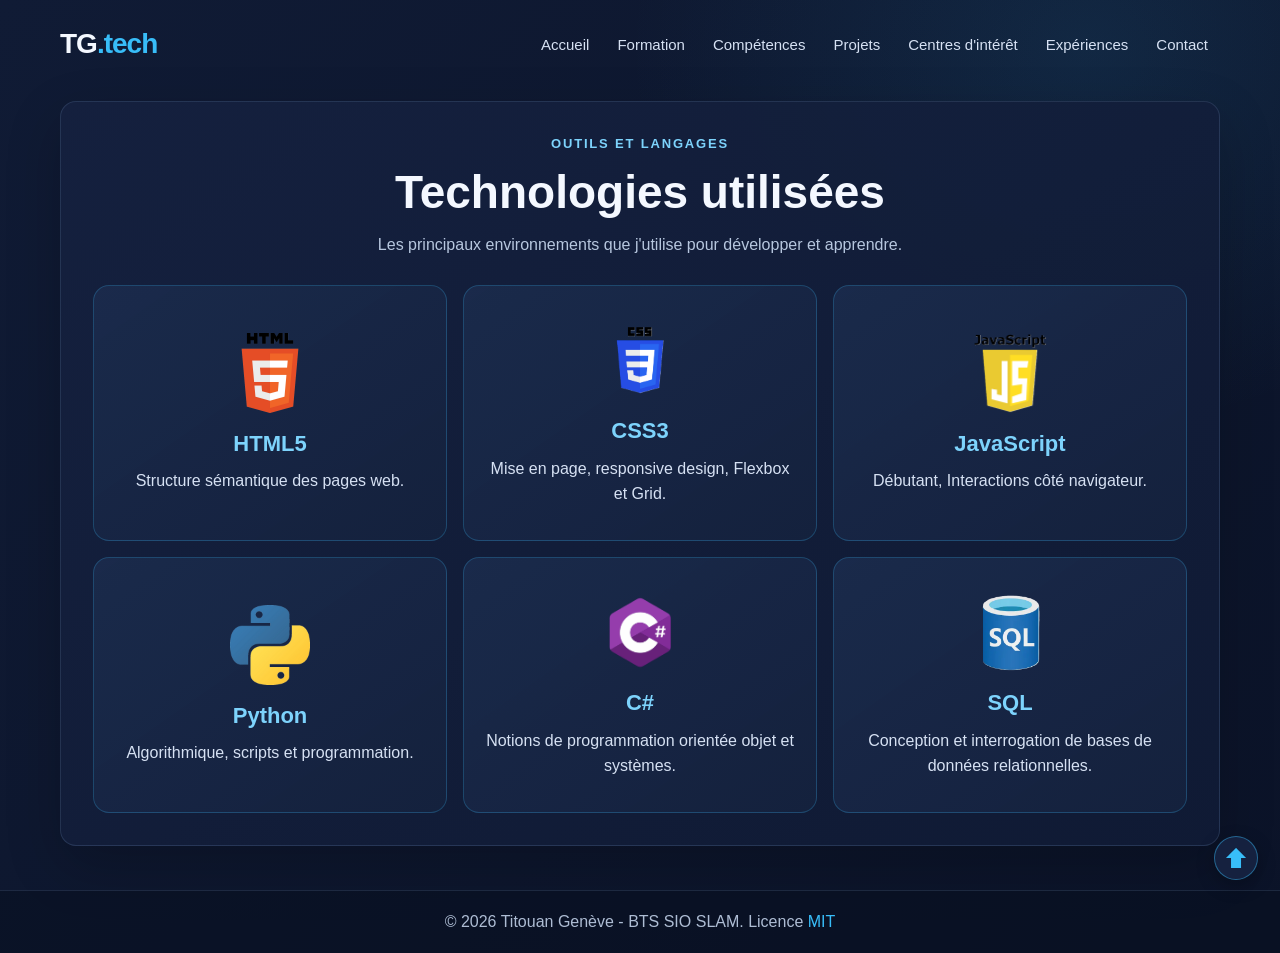
<file: html/technologies.html>
<!doctype html>
<html lang="fr">
  <head>
    <meta charset="UTF-8" />
    <meta name="viewport" content="width=device-width, initial-scale=1.0" />
    <meta name="description" content="Technologies utilisées par Titouan Genève dans ses projets." />
    <link rel="icon" type="image/x-icon" href="../assets/favicon.ico" />
    <title>Technologies | Titouan Genève</title>
    <link rel="stylesheet" href="../css/style.css" />
  </head>
  <body>
    <header class="site-header" id="navbar">
      <a class="logo" href="../index.html" aria-label="Accueil, Titouan Genève">TG<span>.tech</span></a>
      <nav class="navbar" aria-label="Navigation principale">
        <ul>
          <li><a href="../index.html" class="navbutton">Accueil</a></li>
          <li><a href="formation.html" class="navbutton">Formation</a></li>
          <li><a href="competences.html" class="navbutton">Compétences</a></li>
          <li><a href="projets.html" class="navbutton">Projets</a></li>
          <li><a href="centres_interet.html" class="navbutton">Centres d'intérêt</a></li>
          <li><a href="experiences.html" class="navbutton">Expériences</a></li>
          <li><a href="contact.html" class="navbutton">Contact</a></li>
        </ul>
      </nav>
    </header>
    <main>
      <section class="paragraphe" id="technologies">
        <p class="eyebrow">Outils et langages</p>
        <h1>Technologies utilisées</h1>
        <p class="section-intro">Les principaux environnements que j'utilise pour développer et apprendre.</p>
        <div class="skills">
          <article class="cases">
            <img class="technology-logo" src="../assets/img/logo/html.webp" alt="" aria-hidden="true" />
            <h2>HTML5</h2>
            <p>Structure sémantique des pages web.</p>
          </article>
          <article class="cases">
            <img class="technology-logo" src="../assets/img/logo/css.webp" alt="" aria-hidden="true" />
            <h2>CSS3</h2>
            <p>Mise en page, responsive design, Flexbox et Grid.</p>
          </article>
          <article class="cases">
            <img class="technology-logo" src="../assets/img/logo/javascript.webp" alt="" aria-hidden="true" />
            <h2>JavaScript</h2>
            <p>Débutant, Interactions côté navigateur.</p>
          </article>
          <article class="cases">
            <img class="technology-logo" src="../assets/img/logo/python.webp" alt="" aria-hidden="true" />
            <h2>Python</h2>
            <p>Algorithmique, scripts et programmation.</p>
          </article>
          <article class="cases">
            <img class="technology-logo" src="../assets/img/logo/csharo.webp" alt="" aria-hidden="true" />
            <h2>C#</h2>
            <p>Notions de programmation orientée objet et systèmes.</p>
          </article>
          <article class="cases">
            <img class="technology-logo" src="../assets/img/logo/sql.webp" alt="" aria-hidden="true" />
            <h2>SQL</h2>
            <p>Conception et interrogation de bases de données relationnelles.</p>
          </article>
        </div>
      </section>
    </main>
    <footer>
      <a href="#navbar" class="go-up"><img src="../assets/img/arrow-up.webp" alt="Retour en haut de page" class="arrow-up" /></a>
      &copy; 2026 Titouan Genève - BTS SIO SLAM. Licence
      <a href="../LICENSE.txt">MIT</a>
    </footer>
  </body>
</html>
</file>
<file: css/style.css>
* {
  box-sizing: border-box;
}

:root {
  --color-page: #0b1328;
  --color-background: #101b35;
  --color-surface: #15213f;
  --color-surface-light: #1a2c50;
  --color-surface-raised: #1b2b50;
  --color-surface-card: #14213d;
  --color-text: #f4f8ff;
  --color-text-secondary: #d6e1f3;
  --color-text-soft: #dfeeff;
  --color-text-muted: #b7c7df;
  --color-text-subtle: #aebdd4;
  --color-text-placeholder: #90a2bd;
  --color-accent: #38bdf8;
  --color-accent-light: #7dd3fc;
  --color-accent-contrast: #081426;
  --color-accent-rgb: 56, 189, 248;
  --color-border-rgb: 148, 184, 230;
  --color-surface-rgb: 21, 33, 63;
  --color-background-rgb: 16, 27, 53;
  --color-dark-rgb: 11, 19, 40;
  --color-footer-rgb: 8, 15, 31;
  --color-card-rgb: 27, 43, 76;
  --color-shadow-rgb: 0, 0, 0;
}

html {
  min-height: 100%;
  scroll-behavior: smooth;
}

body {
  display: flex;
  flex-direction: column;
  min-height: 100vh;
  margin: 0;
  background:
    radial-gradient(ellipse at 85% 5%,
      rgba(var(--color-accent-rgb), 0.1),
      transparent 30%),
    linear-gradient(135deg, var(--color-background), var(--color-page));
  color: var(--color-text);
  font-family: "Segoe UI", Tahoma, Geneva, Verdana, sans-serif;
  line-height: 1.6;
}

.site-header,
main {
  width: calc(100% - 1.75rem);
  max-width: 72.5rem;
  margin-right: auto;
  margin-left: auto;
}

.site-header {
  display: flex;
  align-items: flex-start;
  flex-direction: column;
  gap: 0.75rem;
  padding: 1rem 0;
}

.logo {
  flex: 0 0 auto;
  color: var(--color-text);
  font-size: 1.75rem;
  font-weight: 750;
  letter-spacing: -0.0625rem;
  text-decoration: none;
}

.logo span,
.name span {
  color: var(--color-accent);
}

.navbar {
  flex: 1 1 auto;
}

.navbar ul {
  display: flex;
  flex-wrap: wrap;
  justify-content: flex-start;
  gap: 0.25rem;
  margin: 0;
  padding: 0;
  list-style: none;
}

.navbar li {
  display: block;
}

.navbutton {
  padding: 0.4rem 0.55rem;
  border: 1px solid transparent;
  border-radius: 999px;
  color: var(--color-text-secondary);
  font-size: 0.8125rem;
  text-decoration: none;
  transition:
    color 0.2s ease,
    background-color 0.2s ease,
    border-color 0.2s ease;
}

.navbutton:hover,
.navbutton:focus-visible {
  border-color: rgba(var(--color-accent-rgb), 0.35);
  background-color: rgba(var(--color-accent-rgb), 0.1);
  color: var(--color-accent-light);
}

main {
  flex: 1 0 auto;
  padding-bottom: 1.5rem;
}

.paragraphe {
  margin: 0.75rem 0 1.25rem;
  padding: 1.25rem 1rem;
  overflow: hidden;
  border: 1px solid rgba(var(--color-border-rgb), 0.15);
  border-radius: 1rem;
  background: linear-gradient(145deg,
      rgba(var(--color-surface-rgb), 0.97),
      rgba(var(--color-background-rgb), 0.97));
  box-shadow: 0 20px 55px rgba(var(--color-shadow-rgb), 0.2);
}

.home-intro {
  display: flex;
  min-height: 60vh;
  flex-direction: column;
  align-items: center;
  justify-content: center;
  text-align: center;
}

.eyebrow {
  margin: 0 0 0.625rem;
  color: var(--color-accent-light);
  font-size: 0.8125rem;
  font-weight: 700;
  letter-spacing: 0.14em;
  text-align: center;
  text-transform: uppercase;
}

h1,
h2 {
  color: var(--color-text);
}

h1 {
  margin: 0 0 1rem;
  font-size: clamp(2rem, 7vw, 2.875rem);
  line-height: 1.2;
  text-align: center;
}

a {
  color : var(--color-accent);
  text-decoration: none;
}

nav a {
  text-decoration-thickness: 0.125rem;
}

#technologies {
  scroll-margin-top: 1rem;
}

#technologies .skills {
  display: grid;
  grid-template-columns: repeat(auto-fit, minmax(min(100%, 17rem), 1fr));
  gap: 1rem;
}

#technologies .cases {
  display: flex;
  min-height: 16rem;
  align-items: center;
  flex-direction: column;
  justify-content: center;
  text-align: center;
}

#technologies .cases h2 {
  margin-bottom: 0.625rem;
}

.name {
  max-width: 56.25rem;
  font-size: clamp(2.375rem, 8vw, 3.625rem);
  letter-spacing: -0.04em;
}

.présentation {
  max-width: 46.25rem;
  margin: 0 auto;
  color: var(--color-text-secondary);
  font-size: clamp(1.125rem, 3vw, 1.5rem);
}

.infos {
  margin: 1.5rem 0;
  color: var(--color-accent-light);
  font-size: 1rem;
}

.button-link {
  display: inline-block;
  margin-top: 0.375rem;
  padding: 0.75rem 1.25rem;
  border: 1px solid var(--color-accent);
  border-radius: 999rem;
  background-color: var(--color-accent);
  color: var(--color-accent-contrast);
  font-weight: 700;
  text-decoration: none;
  transition:
    transform 0.2s ease,
    background-color 0.2s ease,
    box-shadow 0.2s ease;
}

.button-link:hover,
.button-link:focus-visible {
  transform: translateY(-2px);
  background-color: var(--color-accent-light);
  box-shadow: 0 0.5rem 1.5rem rgba(var(--color-accent-rgb), 0.2);
}

.section-intro {
  max-width: 42.5rem;
  margin: -0.25rem auto 1.75rem;
  color: var(--color-text-muted);
  text-align: center;
}

.about-layout {
  display: grid;
  grid-template-columns: minmax(0, 1fr);
  align-items: center;
  gap: 1.375rem;
  max-width: 65rem;
  margin: 0 auto;
}

.text-presentation {
  color: var(--color-text-soft);
  font-size: 1rem;
  line-height: 1.75;
}

.text-presentation p {
  margin: 0 0 1.125rem;
}

.profile-frame {
  display: flex;
  min-height: 0;
  align-items: flex-end;
  justify-content: center;
  overflow: hidden;
  padding: 0.875rem 0.875rem 0;
  border: 1px solid rgba(var(--color-accent-rgb), 0.4);
  border-radius: 1.25rem;
  background: linear-gradient(145deg,
      var(--color-surface-light),
      var(--color-background));
  box-shadow: 0 16px 34px rgba(var(--color-shadow-rgb), 0.22);
}

.profile-photo {
  display: block;
  width: 100%;
  max-width: 18.75rem;
  height: 19.375rem;
  object-fit: contain;
  object-position: bottom center;
}

.languages {
  margin-top: 1.25rem;
}

.languages h2 {
  margin-bottom: 0.375rem;
}

.languages ul {
  margin: 0;
  padding-left: 1.375rem;
}

.languages li::marker {
  color: var(--color-accent);
}

h2 {
  margin: 0 0 0.75rem;
  color: var(--color-accent-light);
  font-size: 1.375rem;
  line-height: 1.35;
}

.skills,
.work,
.projets {
  display: flex;
  flex-wrap: wrap;
  gap: 1rem;
  margin-top: 1.125rem;
}

.cases {
  flex: 1 1 100%;
  min-width: min(100%, 14rem);
  padding: 1.25rem;
  border: 1px solid rgba(var(--color-accent-rgb), 0.24);
  border-radius: 1rem;
  background: linear-gradient(145deg,
      rgba(var(--color-card-rgb), 0.95),
      var(--color-surface-card));
  transition:
    transform 0.2s ease,
    border-color 0.2s ease,
    box-shadow 0.2s ease;
}

#technologies .technology-logo {
  display: block;
  width: 5rem;
  height: 5rem;
  margin-bottom: 1rem;
  object-fit: contain;
}

.cases:hover {
  transform: translateY(-3px);
  border-color: rgba(var(--color-accent-rgb), 0.7);
  box-shadow: 0 12px 24px rgba(var(--color-shadow-rgb), 0.16);
}

.cases p {
  margin: 0 0 0.75rem;
  color: var(--color-text-secondary);
}

.cases p:last-child {
  margin-bottom: 0;
}

.project-meta {
  color: var(--color-accent-light) !important;
  font-size: 0.875rem;
  font-weight: 600;
}

.challenge-heading {
  margin: 1.125rem 0 0.5rem;
  color: var(--color-accent-light);
  font-size: 1rem;
}

.challenge-list {
  display: flex;
  flex-wrap: wrap;
  gap: 0.375rem 1.125rem;
  margin: 0;
  padding-left: 1.25rem;
  color: var(--color-text-secondary);
}

.challenge-list li {
  flex: 0 1 auto;
  padding: 0.2rem 0.55rem;
  border: 1px solid rgba(var(--color-accent-rgb), 0.35);
  border-radius: 999px;
  list-style: none;
  background-color: rgba(var(--color-accent-rgb), 0.08);
}

.challenge-list li::marker {
  color: var(--color-accent);
}

.challenge-steps {
  margin: 0;
  padding-left: 1.375rem;
  color: var(--color-text-secondary);
}

.challenge-steps li {
  margin: 0.25rem 0;
  padding-left: 0.1875rem;
}

.challenge-steps li::marker {
  color: var(--color-accent);
  font-weight: 700;
}

.project-media {
  overflow: hidden;
  margin: 1.25rem 0 0;
  padding: 0.5rem;
  border: 1px solid rgba(var(--color-border-rgb), 0.2);
  border-radius: 1rem;
  background: linear-gradient(
    145deg,
    rgba(var(--color-accent-rgb), 0.08),
    rgba(var(--color-dark-rgb), 0.55)
  );
  box-shadow: 0 0.75rem 1.5rem rgba(var(--color-shadow-rgb), 0.18);
}

.project-video {
  display: block;
  width: 100%;
  height: auto;
  aspect-ratio: 16 / 9;
  border-radius: 0.75rem;
  background-color: var(--color-page);
  accent-color: var(--color-accent);
  color-scheme: dark;
  object-fit: cover;
}

.interest-video .project-media {
  max-width: 44rem;
  margin: 1.25rem auto 0;
}

.project-video-caption {
  margin: 0.625rem 0.25rem 0.25rem;
  color: var(--color-text-muted);
  font-size: 0.8125rem;
  line-height: 1.5;
  text-align: center;
}

.table-wrapper {
  max-width: 100%;
  overflow-x: auto;
  margin: 1.5rem 0;
}

.table-wrapper table {
  min-width: 31.25rem;
}

table {
  width: 100%;
  border-collapse: collapse;
  color: var(--color-text-soft);
  font-size: 0.9375rem;
}

caption {
  padding: 0 0 0.625rem;
  color: var(--color-accent-light);
  font-size: 1.125rem;
  font-weight: 700;
  text-align: left;
}

td,
th {
  padding: 0.6875rem 0.875rem;
  border: 1px solid rgba(var(--color-accent-rgb), 0.3);
  text-align: left;
}

th {
  background-color: rgba(var(--color-accent-rgb), 0.1);
  color: var(--color-accent-light);
}

.photos-grid {
  display: grid;
  grid-template-columns: minmax(0, 1fr);
  gap: 0.75rem;
  margin-top: 1.5rem;
}

.photo {
  display: flex;
  min-width: 0;
  flex-direction: column;
  overflow: hidden;
  margin: 0;
  border: 1px solid rgba(var(--color-border-rgb), 0.16);
  border-radius: 0.875rem;
  background-color: var(--color-background);
  text-align: center;
  transition:
    transform 0.2s ease,
    border-color 0.2s ease,
    box-shadow 0.2s ease;
}

.photo:hover {
  transform: translateY(-4px);
  border-color: rgba(var(--color-accent-rgb), 0.7);
  box-shadow: 0 12px 24px rgba(var(--color-shadow-rgb), 0.2);
}

.image-photo,
.photo img {
  display: block;
  width: 100%;
  aspect-ratio: 4 / 3;
  object-fit: cover;
}

#photographie .image-photo {
  height: auto;
  aspect-ratio: 1 / 1;
}

.description-photo {
  padding: 0.75rem 0.875rem;
  color: var(--color-text-secondary);
  font-size: 0.875rem;
}

.contact {
  display: flex;
  flex-direction: column;
  align-items: stretch;
  gap: 1.125rem;
  margin-top: 1.5rem;
}

.divcontact {
  min-width: 0;
  padding: 1.25rem;
  border: 1px solid rgba(var(--color-border-rgb), 0.15);
  border-radius: 1rem;
  background-color: rgba(var(--color-dark-rgb), 0.48);
}

.contactlink-heading .eyebrow {
  margin-bottom: 0.375rem;
  text-align: left;
}

.contactlink-heading h2 {
  margin-bottom: 0.5rem;
}

.contactlink-heading > p:last-child {
  margin: 0;
  color: var(--color-text-muted);
}

.contactlink {
  display: grid;
  grid-template-columns: minmax(0, 1fr);
  gap: 0.75rem;
  margin: 1.125rem 0 0;
  padding: 0;
  list-style: none;
}

.contactlink li {
  min-width: 0;
}

.contact-link-item {
  display: flex;
  min-height: 4.5rem;
  align-items: center;
  gap: 0.875rem;
  padding: 0.75rem 0.875rem;
  border: 1px solid rgba(var(--color-accent-rgb), 0.35);
  border-radius: 0.75rem;
  background: linear-gradient(145deg, var(--color-surface), var(--color-surface-card));
  color: var(--color-text);
  font-size: 0.9375rem;
  text-decoration: none;
  transition:
    transform 0.2s ease,
    border-color 0.2s ease,
    background-color 0.2s ease;
}

.contact-link-item:hover,
.contact-link-item:focus-visible {
  transform: translateY(-2px);
  border-color: var(--color-accent);
  background-color: var(--color-surface-raised);
}

.contact-icon {
  display: block;
  width: 2.5rem;
  height: 2.5rem;
  flex-shrink: 0;
  object-fit: contain;
}

.contact-link-copy {
  display: grid;
  min-width: 0;
  gap: 0.125rem;
}

.contact-link-title {
  font-weight: 700;
}

.contact-link-value {
  overflow-wrap: anywhere;
  color: var(--color-text-muted);
  font-size: 0.8125rem;
  font-weight: 400;
}

.contact-form {
  display: flex;
  flex-direction: column;
  gap: 0.625rem;
}

.contact-form fieldset {
  display: flex;
  flex-direction: column;
  gap: 0.625rem;
  margin: 0;
  padding: 1rem;
  border: 1px solid rgba(var(--color-accent-rgb), 0.28);
  border-radius: 0.75rem;
}

.contact-form legend {
  padding: 0 0.375rem;
  color: var(--color-accent-light);
  font-weight: 700;
}

.radio-group,
.checkbox-label {
  display: flex;
  flex-wrap: wrap;
  align-items: center;
  gap: 0.75rem;
  color: var(--color-text-secondary);
}

.radio-group label {
  margin: 0;
}

.contact-form .field-group {
  display: flex;
  flex-direction: column;
  gap: 0.625rem;
}

.contact-form .field-label {
  margin: 0;
  color: var(--color-text-secondary);
  font-size: 0.875rem;
  font-weight: 600;
}

.powered-by {
  margin: 0.875rem 0 0;
  color: var(--color-text-muted);
  font-size: 0.8125rem;
  text-align: center;
}

.privacy-notice {
  margin: 0.875rem 0 0;
  color: var(--color-text-muted);
  font-size: 0.75rem;
  line-height: 1.55;
}

.powered-by a {
  color: var(--color-accent-light);
  text-decoration: none;
}

.powered-by a:hover,
.powered-by a:focus-visible {
  color: var(--color-text);
  text-decoration: underline;
}

.contact-form label {
  margin-top: 0.25rem;
  color: var(--color-text-secondary);
  font-size: 0.875rem;
  font-weight: 600;
}

.contact-form label > [aria-hidden="true"],
.contact-form .field-label > [aria-hidden="true"] {
  color: var(--color-accent-light);
}

.contact-form input,
.contact-form textarea,
.contact-form select {
  width: 100%;
  padding: 0.75rem 0.875rem;
  border: 1px solid rgba(var(--color-border-rgb), 0.26);
  border-radius: 0.5625rem;
  background-color: var(--color-background);
  color: var(--color-text);
  font: inherit;
  transition:
    border-color 0.2s ease,
    box-shadow 0.2s ease;
}

.contact-form input[type="radio"],
.contact-form input[type="checkbox"] {
  width: auto;
  margin: 0;
  padding: 0;
  border: 0;
  border-radius: 0;
  background: transparent;
  accent-color: var(--color-accent);
}

.contact-form textarea {
  min-height: 8.125rem;
  resize: vertical;
}

.contact-form input::placeholder,
.contact-form textarea::placeholder {
  color: var(--color-text-placeholder);
}

.contact-form input:focus,
.contact-form select:focus,
.contact-form textarea:focus {
  border-color: var(--color-accent);
  outline: none;
  box-shadow: 0 0 0 3px rgba(var(--color-accent-rgb), 0.14);
}

.btn-sent {
  margin-top: 0.5rem;
  padding: 0.8125rem 1.125rem;
  border: 0;
  border-radius: 0.5625rem;
  background-color: var(--color-accent);
  color: var(--color-accent-contrast);
  cursor: pointer;
  font: inherit;
  font-weight: 700;
  transition:
    transform 0.2s ease,
    background-color 0.2s ease,
    box-shadow 0.2s ease;
}

.btn-sent:hover,
.btn-sent:focus-visible {
  transform: translateY(-2px);
  background-color: var(--color-accent-light);
  box-shadow: 0 8px 18px rgba(var(--color-accent-rgb), 0.2);
}

.interest-aside {
  margin-top: 1.5rem;
  padding: 1rem;
  border-left: 0.25rem solid var(--color-accent);
  border-radius: 0 0.75rem 0.75rem 0;
  background-color: rgba(var(--color-accent-rgb), 0.08);
}

.interest-video {
  margin-top: 1.5rem;
}

footer {
  position: relative;
  margin-top: auto;
  padding: 1rem 0.875rem;
  border-top: 1px solid rgba(var(--color-border-rgb), 0.14);
  background-color: rgba(var(--color-footer-rgb), 0.55);
  color: var(--color-text-subtle);
  text-align: center;
}

footer p {
  margin: 0;
}

.go-up {
  position: static;
  margin: 0 auto 0.625rem;
  right: 1.375rem;
  bottom: 1.25rem;
  z-index: 2;
  display: grid;
  width: 2.75rem;
  height: 2.75rem;
  place-items: center;
  border: 1px solid rgba(var(--color-accent-rgb), 0.45);
  border-radius: 50%;
  background-color: var(--color-surface);
  box-shadow: 0 0.375rem 1.125rem rgba(var(--color-shadow-rgb), 0.25);
  transition:
    transform 0.2s ease,
    background-color 0.2s ease;
}

.go-up:hover,
.go-up:focus-visible {
  transform: translateY(-3px);
  background-color: var(--color-surface-raised);
}

.go-up img {
  display: block;
  width: 1.25rem;
  height: 1.25rem;
  object-fit: contain;
}

a:focus-visible,
button:focus-visible {
  outline: 0.1875rem solid var(--color-accent-light);
  outline-offset: 0.1875rem;
}

@media screen and (min-width: 375px) {
  .site-header {
    padding: 1.125rem 0;
  }

  .paragraphe {
    padding: 1.5rem 1.125rem;
  }

  .photos-grid {
    grid-template-columns: repeat(2, minmax(0, 1fr));
    gap: 0.625rem;
  }
}

@media screen and (min-width: 768px) {

  .site-header,
  main {
    width: calc(100% - 3rem);
  }

  .site-header {
    align-items: center;
    flex-direction: row;
    justify-content: space-between;
    gap: 1rem;
    padding: 1.375rem 0;
  }

  .navbar {
    gap: 0.375rem;
  }

  .navbar ul {
    justify-content: flex-end;
  }

  .contactlink {
    grid-template-columns: repeat(2, minmax(0, 1fr));
  }

  .navbutton {
    padding: 0.5rem 0.6875rem;
    font-size: 0.9375rem;
  }

  .paragraphe {
    padding: 2rem;
  }

  .photos-grid {
    grid-template-columns: repeat(3, minmax(0, 1fr));
    gap: 1rem;
  }

  .skills,
  .work,
  .projets {
    gap: 1rem;
  }

  .skills .cases,
  .work .cases,
  .projets .cases {
    flex-basis: calc(50% - 0.5rem);
  }

  .challenge-list {
    gap: 0.5rem;
  }

  .profile-photo {
    height: 19.375rem;
  }

  footer {
    padding: 1.125rem 3.5rem;
  }

  .go-up {
    position: fixed;
    margin: 0;
  }
}

@media screen and (min-width: 1024px) {
  .contact {
    display: grid;
    grid-template-columns: minmax(17rem, 0.9fr) minmax(0, 1.65fr);
    align-items: start;
    gap: 1.125rem;
  }

  .contactlink {
    grid-template-columns: minmax(0, 1fr);
  }
}

@media screen and (min-width: 1440px) {

  .site-header,
  main {
    width: min(100% - 4rem, 72.5rem);
  }

  .site-header {
    gap: 1.5rem;
  }

  .paragraphe {
    padding: 2.25rem;
    border-radius: 1.375rem;
  }

  .about-layout {
    grid-template-columns: minmax(0, 1.4fr) minmax(13.75rem, 0.6fr);
    gap: 2.25rem;
  }

  .profile-frame {
    min-height: 18.75rem;
  }

  .profile-photo {
    height: 22.5rem;
  }

  .photos-grid {
    grid-template-columns: repeat(4, minmax(0, 1fr));
    gap: 1.125rem;
  }

  .skills,
  .work,
  .projets {
    gap: 1.125rem;
  }

  .skills .cases,
  .work .cases,
  .projets .cases {
    flex-basis: calc(33.333% - 0.75rem);
  }

  .contact {
    gap: 1.125rem;
  }

  .divcontact {
    padding: 1.5rem;
  }

  .home-intro {
    min-height: 60vh;
  }
}
</file>
